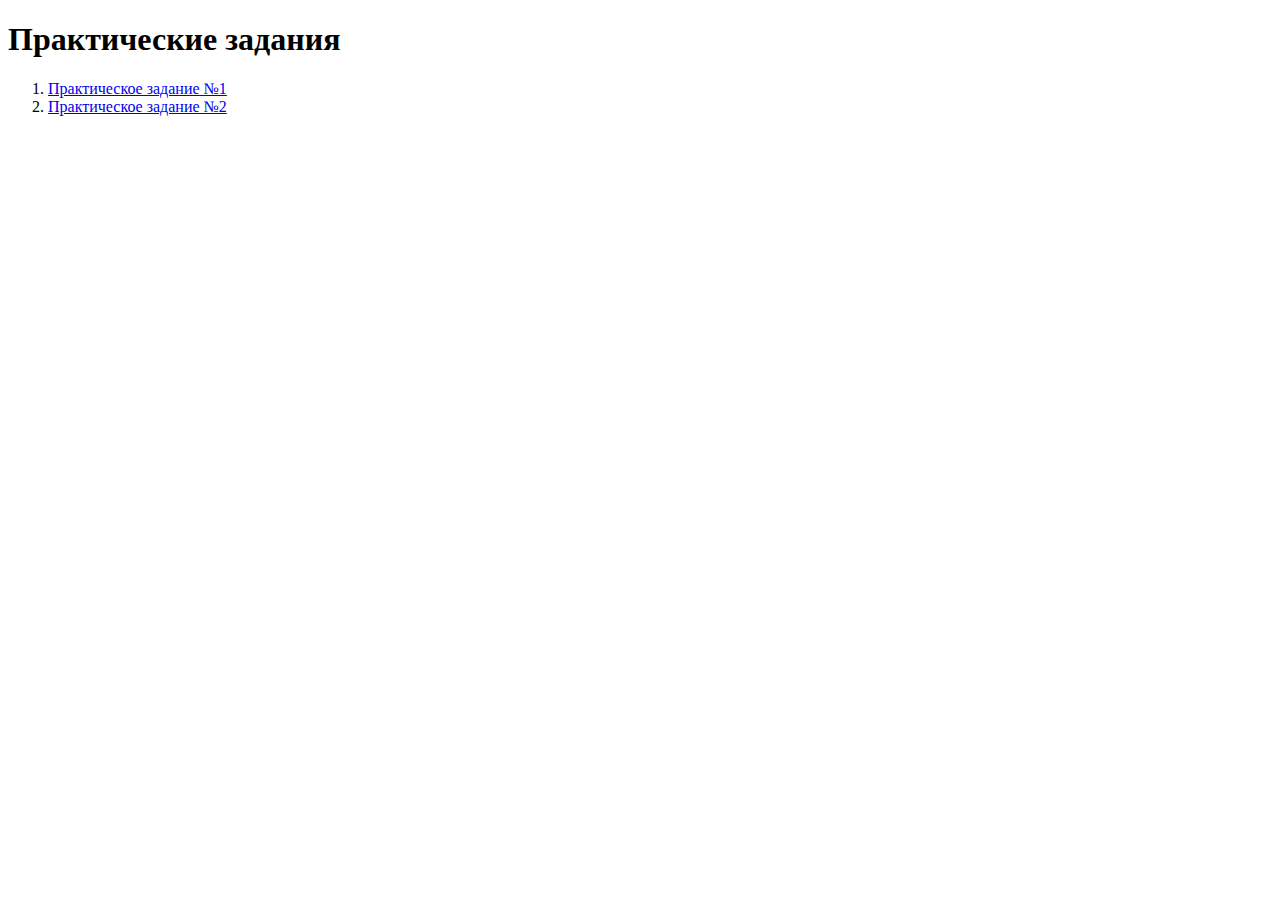
<file: Index.html>
<!DOCTYPE html>
<html lang="en">
<head>
    <meta charset="UTF-8">
    <meta name="viewport" content="width=devise-width, initial-scale=1.0">
    <title>Практические задания</title>
</head>
<body>
    <h1>Практические задания</h1>
    <ol>
        <li><a href="task1.html">Практическое задание №1</a></li>
        <li><a href="task2.html">Практическое задание №2</a></li>
    </ol>
    
</body>
</html>
</file>
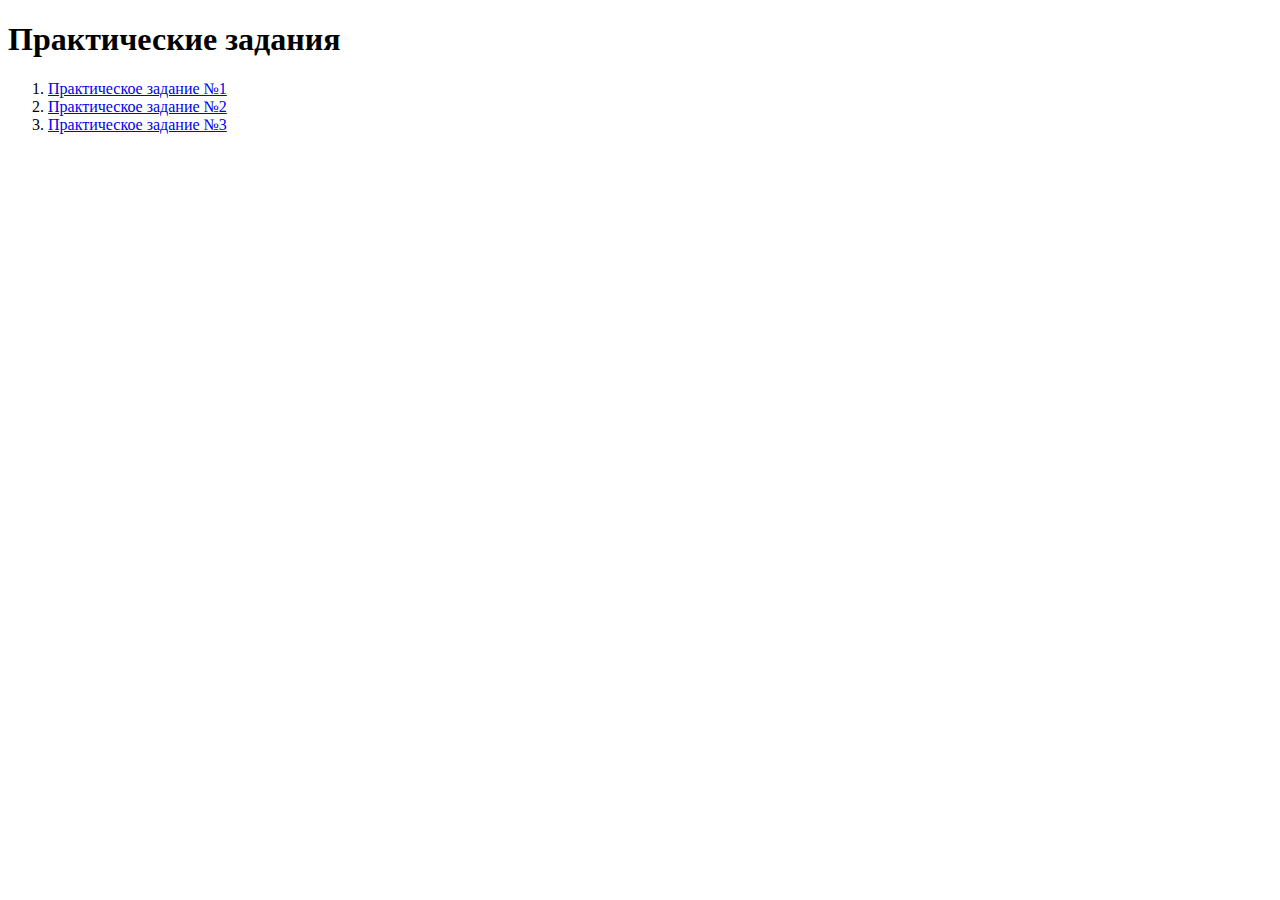
<file: index.html>
<!DOCTYPE html>
<html lang="en">
<head>
    <meta charset="UTF-8">
    <meta name="viewport" content="width=devise-width,initial-skale=1.0">
    <title>Практические задания</title>
</head>
<body>
    <h1>Практические задания</h1> 
    <ol>
        <li><a href="task1.html">Практическое задание №1</a></li>
        <li><a href="task2.html">Практическое задание №2</a></li>
        <li><a href="task3.html">Практическое задание №3</a></li>
    </ol>
    
</body>
</html>
</file>
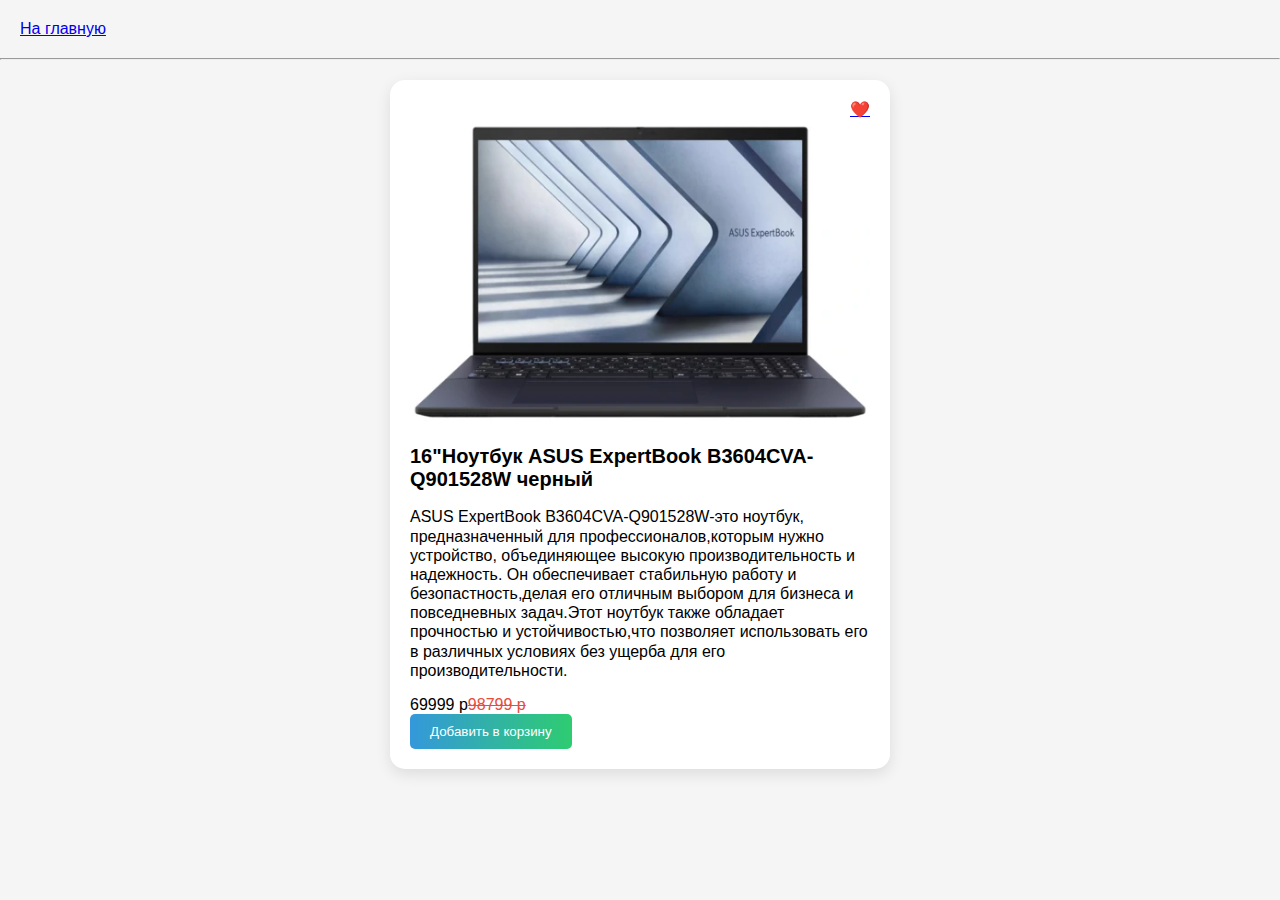
<file: task2.html>
<!DOCTYPE html>
<html lang="en">
<head>
  <meta charset="UTF-8">
  <meta name="viewport"
content="width=device-width,
initial-scale=1.0">
   <title>Document</title>
   <link
rel="stylesheet"href="task2.css">
</head>
<body>
 <a class="back-to-main"
href="Index.html">На главную</a> 
 <hr>
 <div class="card">
   <p class="favorite">
     <a href="#">❤️</a>
     </p>
     <img src="ноутбук.png" alt="">
     <h3>16"Ноутбук ASUS
ExpertBook B3604CVA-Q901528W
черный</h3>
    <p class="info">ASUS 
ExpertBook B3604CVA-Q901528W-это ноутбук,
предназначенный для профессионалов,которым нужно устройство,
объединяющее высокую производительность и надежность.
Он обеспечивает стабильную работу и безопастность,делая его 
отличным выбором для бизнеса и повседневных задач.Этот ноутбук
также обладает прочностью и устойчивостью,что позволяет 
использовать его в различных условиях без ущерба для
его производительности.</p>
     <p class="praice"> 69999 p<span
class="old-price" >98799 p </span></
span></p>
   <button>Добавить в корзину</button>
  </div> 
  
  
</body>
</html>
</file>
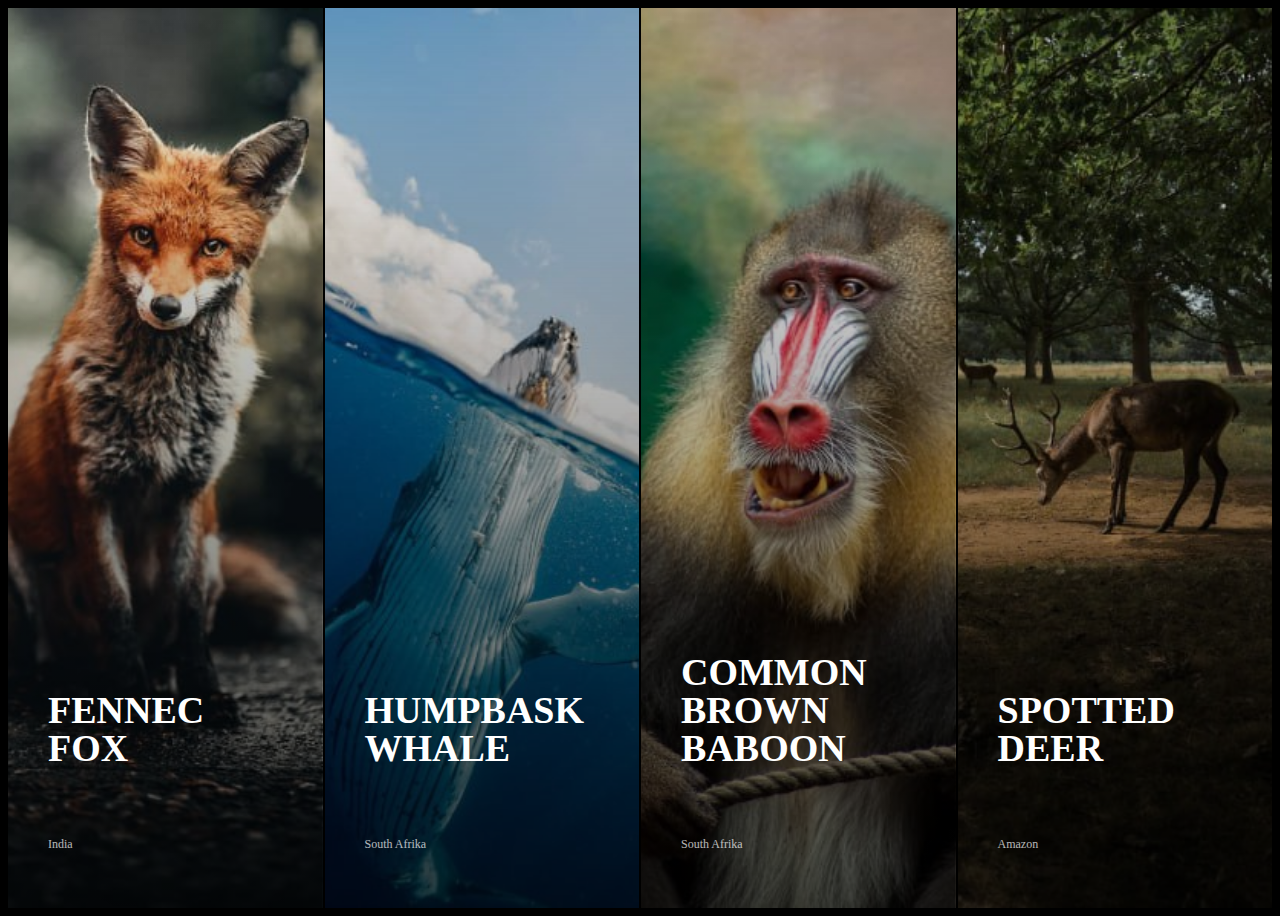
<file: task3.html>
<!DOCTYPE html>
<html lang="en">
<head>
    <meta charset="UTF-8">
    <meta name="viewport" content="width=devise-width, initial-skale=1.0">
    <title>Практическое задание №3</title> 
    <link rel="stylesheet" href="task3.css">
</head>
<body>
    <div class="cards">
        <div class="card card-1">
             <h3>Fennec <br> fox</h3>
             <h4>India</h4>
        </div>
        <div class="card card-2">
            <h3>humpbask <br> whale</h3>
            <h4>south afrika</h4>
        </div>
        <div class="card card-3">
            <h3>common brown <br> baboon</h3>
            <h4>south afrika</h4>
        </div>
        <div class="card card-4">
            <h3>spotted <br> deer</h3>
            <h4>amazon</h4>
             
</body>            
</html>
</file>
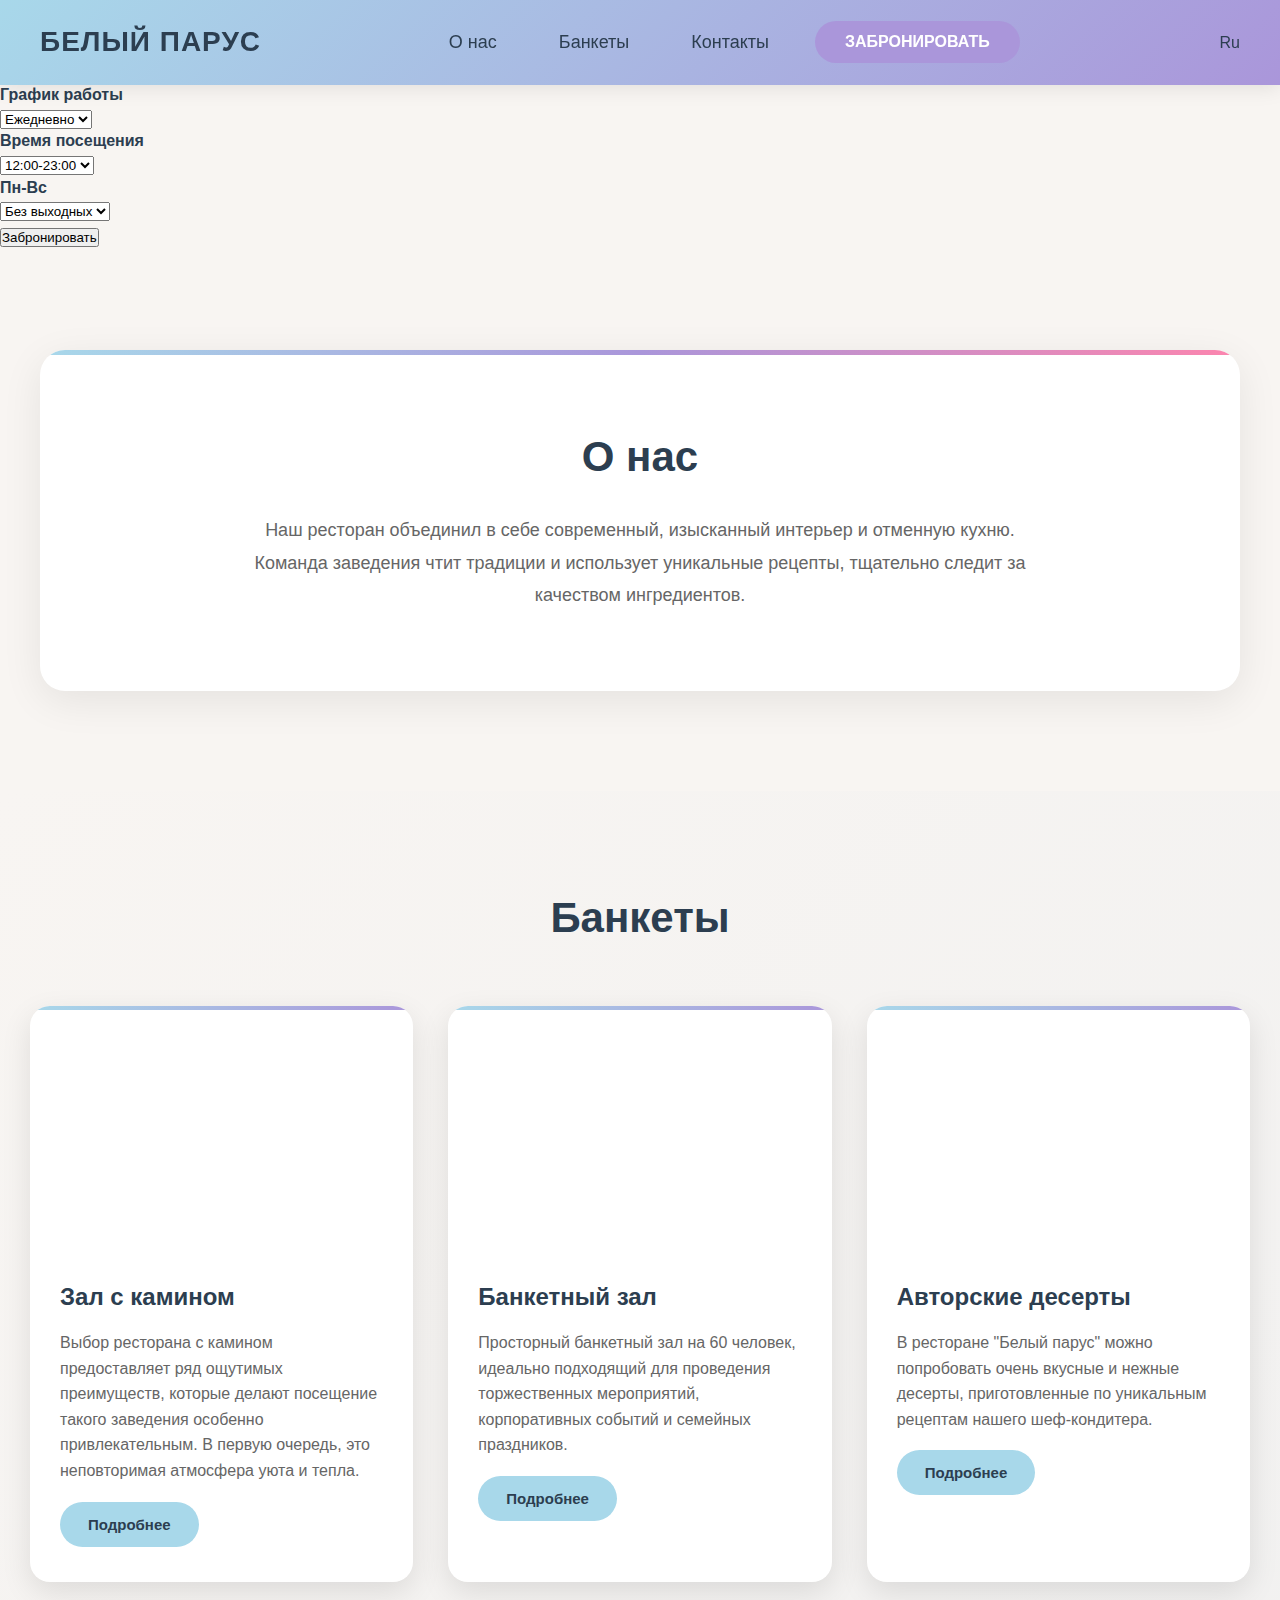
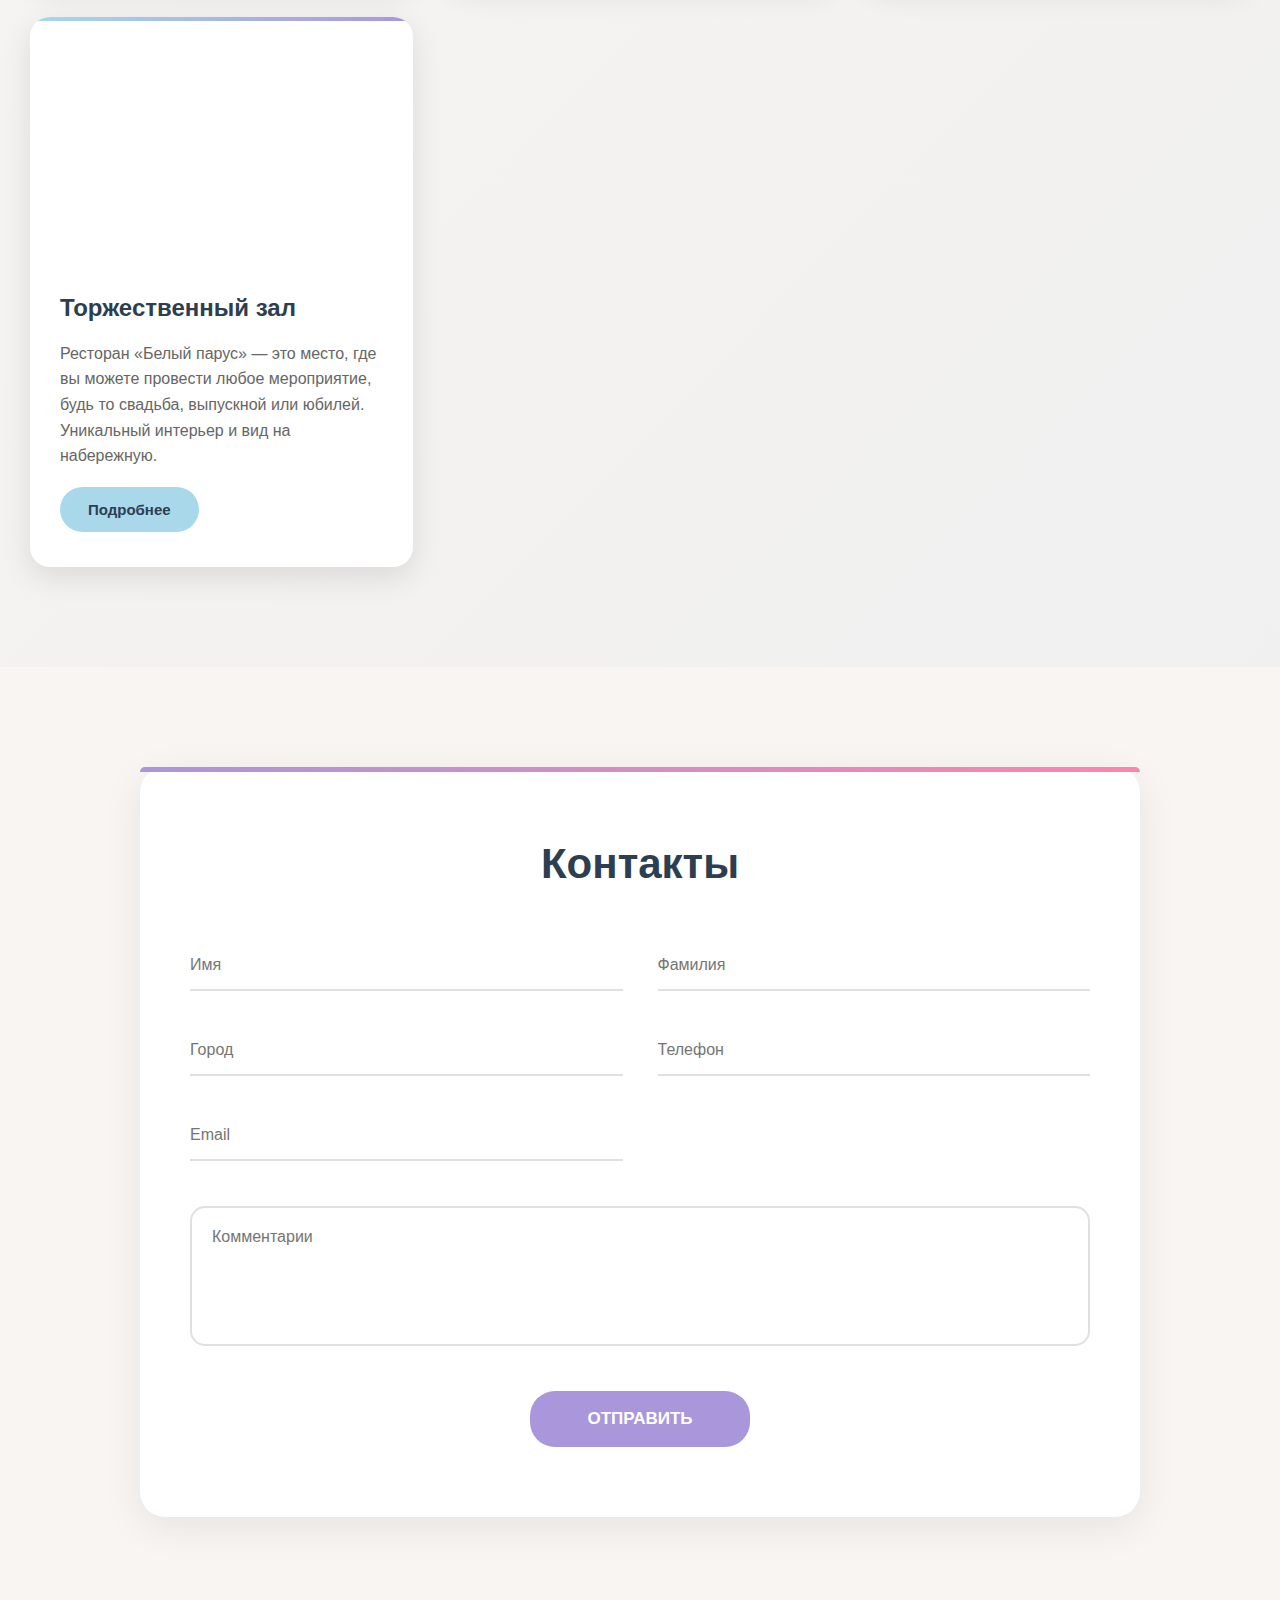
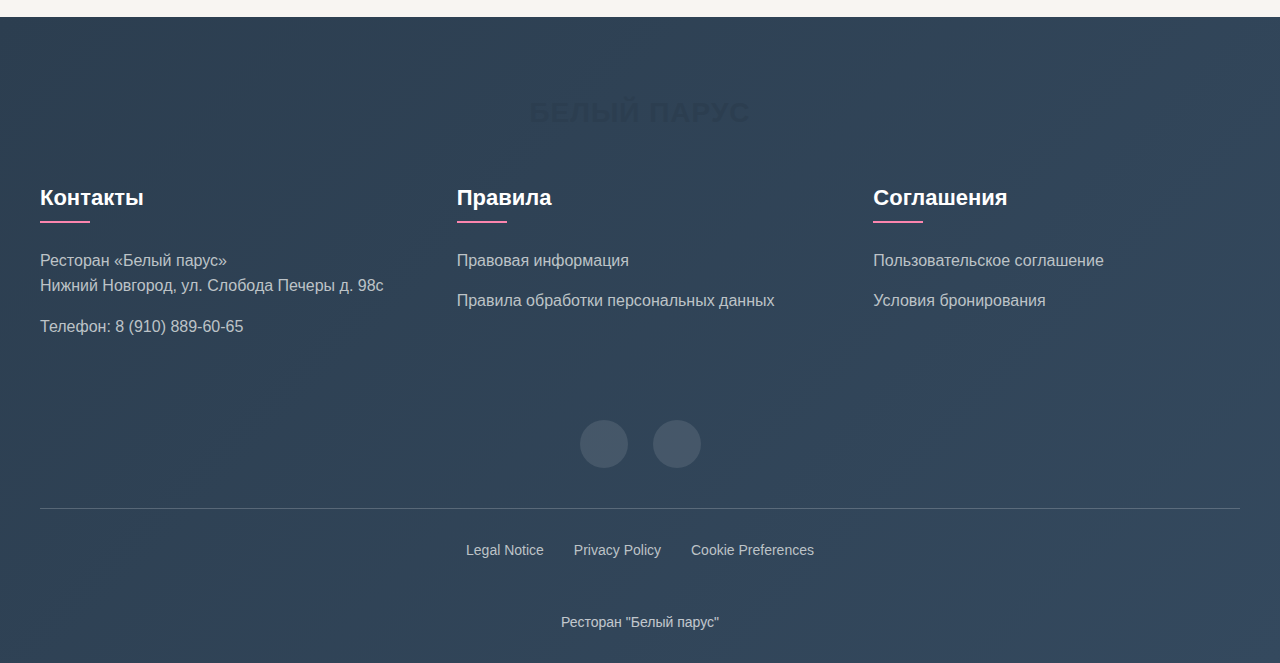
<file: task5.html>
<!DOCTYPE html>
<html lang="ru"> 
<head>
    <meta charset="UTF-8">
    <meta name="viewport" content="width=device-width, initial-scale=1.0">
    <title>Ресторан Белый парус</title> 
    <link rel="stylesheet" href="task5.css">
</head>

<body>
    <header>
        <button class="burger-png">
            <img src="меню.png" alt="Меню" width="40" height="40">
        </button>

        <a href="task5.html" class="logo">Белый парус</a>
        
        <nav>
            <a href="#about-us">О нас</a>
            <a href="#our-events">Банкеты</a>
            <a href="#contact-us">Контакты</a>
            <button>Забронировать</button>
        </nav>
        
        <div class="lang">
            <img src="lang.png" alt="Смена языка" width="20" height="20">   
            <span>Ru</span>
        </div>
    </header>

    <main>
        <section class="hero"> 
            <div class="hero-choose">
                <h4>График работы</h4>
                <select>
                    <option value="">Ежедневно</option> 
                </select>
            </div>

            <div class="hero-choose">
                <h4>Время посещения</h4>
                <select>
                    <option value="">12:00-23:00</option>
                </select>
            </div>

            <div class="hero-choose">
                <h4>Пн-Вс</h4>
                <select>
                    <option value="">Без выходных</option> 
                </select>
            </div>
            <button>Забронировать</button>
        </section>

        <section class="about-us"> 
            <h2 id="about-us">О нас</h2> 
            <p>Наш ресторан объединил в себе современный, изысканный интерьер и отменную кухню. Команда заведения чтит традиции и использует уникальные рецепты, тщательно следит за качеством ингредиентов.</p>
        </section>

        <section class="our-events">
            <h2 id="our-events">Банкеты</h2>
            <div class="events-container">
                <div class="event-card">
                    <img src="poto1.jpg" alt="Зал с камином">
                    <div class="card-body">
                        <h4>Зал с камином</h4>
                        <p>Выбор ресторана с камином предоставляет ряд ощутимых преимуществ, которые делают посещение такого заведения особенно привлекательным. В первую очередь, это неповторимая атмосфера уюта и тепла.</p> 
                        <button>Подробнее</button>
                    </div>
                </div>

                <div class="event-card">
                    <img src="poto2.jpg" alt="Банкетный зал">
                    <div class="card-body">
                        <h4>Банкетный зал</h4>
                        <p>Просторный банкетный зал на 60 человек, идеально подходящий для проведения торжественных мероприятий, корпоративных событий и семейных праздников.</p> 
                        <button>Подробнее</button> 
                    </div>
                </div>

                <div class="event-card">
                    <img src="poto3.jpg" alt="Десерты">
                    <div class="card-body">
                        <h4>Авторские десерты</h4>
                        <p>В ресторане "Белый парус" можно попробовать очень вкусные и нежные десерты, приготовленные по уникальным рецептам нашего шеф-кондитера.</p> 
                        <button>Подробнее</button> 
                    </div>
                </div>

                <div class="event-card">
                    <img src="poto4.jpg" alt="Торжественный зал">
                    <div class="card-body">
                        <h4>Торжественный зал</h4>
                        <p>Ресторан «Белый парус» — это место, где вы можете провести любое мероприятие, будь то свадьба, выпускной или юбилей. Уникальный интерьер и вид на набережную.</p>
                        <button>Подробнее</button> 
                    </div>
                </div>
            </div>
        </section>

        <section class="contact-us">
            <h2 id="contact-us">Контакты</h2>
            <form class="contact-form">
                <div class="contact-form-fields">
                    <input type="text" placeholder="Имя" required>
                    <input type="text" placeholder="Фамилия" required>
                    <input type="text" placeholder="Город" required>
                    <input type="tel" placeholder="Телефон" required> 
                    <input type="email" placeholder="Email" required> 
                </div>
                <textarea required placeholder="Комментарии"></textarea> 
                <button type="submit">Отправить</button> 
            </form>
        </section>
    </main>

    <footer class="footer">
        <div class="footer-body">
            <h3><a href="task5.html" class="logo">Белый парус</a></h3> 
            
            <div class="footer-body-links">
                <div>
                    <h4>Контакты</h4>
                    <ul>
                        <li><a href="#">Ресторан «Белый парус»<br>Нижний Новгород, ул. Слобода Печеры д. 98с</a></li> 
                        <li><a href="tel:+79108896065">Телефон: 8 (910) 889-60-65</a></li> 
                    </ul>
                </div>
                
                <div>
                    <h4>Правила</h4>
                    <ul>
                        <li><a href="#">Правовая информация</a></li>
                        <li><a href="#">Правила обработки персональных данных</a></li>
                    </ul>
                </div>
                
                <div>
                    <h4>Соглашения</h4>
                    <ul>
                        <li><a href="#">Пользовательское соглашение</a></li> 
                        <li><a href="#">Условия бронирования</a></li>
                    </ul>
                </div>
            </div>
            
            <div class="footer-social-media">
                <a href="#"><img src="facebook.png" alt="Facebook" width="24" height="24"></a>
                <a href="#"><img src="instagram.png" alt="Instagram" width="24" height="24"></a>
            </div>
            
            <div class="footer-policy">
                <a href="#">Legal Notice</a>
                <a href="#">Privacy Policy</a>
                <a href="#">Cookie Preferences</a>
            </div>
            
            <p class="rights">
                Ресторан "Белый парус"
            </p>
        </div>
    </footer>
</body>
</html>
</file>
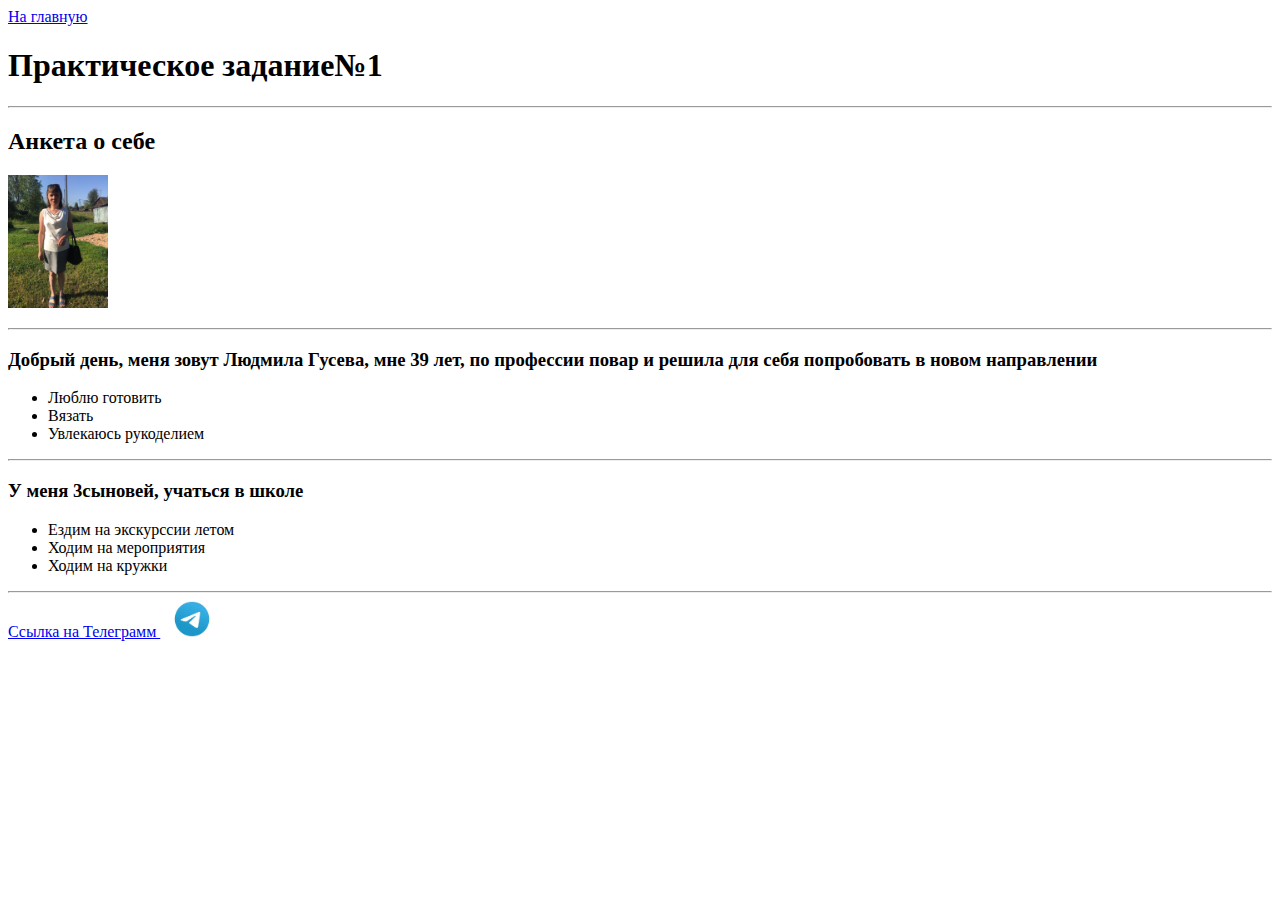
<file: taskl/taskl.html>
<!DOCTYPE html>
<html lang="en"> 
<head>
     <meta charset="UTF-8">
     <meta name="viewport"
content="width=devise-width,
initial-scale=1.0">
    <title>Document</title>
</head>
<body>
    <a href="../index.html">На 
главную</a>

    <h1>Практическое задание№1</h1>
    <hr>
    <h2>Анкета о себе</h2>
    <img width="100"src="img.jpg" alt="Изображение">
    
    <p></p>
    <hr>
    <h3>Добрый день, меня зовут Людмила Гусева,
         мне 39 лет, по профессии повар и решила для себя попробовать в новом направлении</h3>
    <ul>
        <li>Люблю готовить</li>
        <li>Вязать</li>
        <li>Увлекаюсь рукоделием</li>
    </ul>
        <hr>
    <h3>У меня 3сыновей, учаться в школе</h3>    
    <ul>   
       <li>Ездим на экскурссии летом</li>
       <li>Ходим на мероприятия</li>
       <li>Ходим на кружки</li>
    </ul>
    <hr>
    

    <a href="@Ioann508">Ссылка на Телеграмм
        <img src="OIP.webp" alt="Ссылка на Телеграмм "width="64">
    </a>
</body>

</html>
</file>
<file: task2.css>
*{
    font-family: Arial;
    margin: 0;
    padding: 0;
    box-sizing: border-box;
}

.back-to-main{
    display: block;
    margin: 20px;
    width: max-content;
}

body{
    background: #f5f5f5;
}


.card{
    max-width: 500px;
    width: 100%;
    background: white;
    margin: 20px auto;
    padding: 20px;
    border-radius: 15px;
    box-shadow: 0px 5px 15px rgba(0,0,0,  .1);
    transition: 0.3s;
}

.card  .hover{
    transform: scale(1.02);
}


.card  .favorite {
    text-align: right ;
}

.card img{
    width: 100%;
}


.card h3{
    margin: 16px 0px;
    font-size: 20px;
}

.card  .info{
    line-height:  1.2;
    margin: 16px 0px;
}

.card  .price{
    color: #2c3e50;
    font-weight: bold;
    font-size: 24px;
}

.card .old-price{
    color: #e74c3c;
    text-decoration: line-through;
    font-size: 16px;
}

.card button{
    background: linear-gradient(to right,#3498db, #2ecc71);
    color: white;
    border: none;
    padding: 10px 20px;
    border-radius: 5px;
    cursor: pointer;
} 

.card button:hover{
    filter: brightness(0.8);
}
</file>
<file: task3.css>
╕@import url('https://fonts.googleapis.com/css2?family=Poppins:ital,wght@0,100;0,200;0,300;0,400;0,500;0,600;0,700;0,800;0,900;1,100;1,200;1,300;1,400;1,500;1,600;1,700;1,800;1,900&display=swap');

*{
    margin: 0;
    padding: 0;
    box-sizing: border-box;
    font-family: "Poppins",sans-serif;
}

body{
    min-height: 100vh;
    background-color: black;
    color: white;
}

.cards{
    display: flex;
    height: 100vh;
    gap: 2px;
    overflow: hidden;

}


.card-1 {
    background: linear-gradient(rgba(0, 0, 0, 0), rgba(0, 0, 0, 0.7)), url(x.jpg);
}

.card-2 {
    background: linear-gradient(rgba(0, 0, 0, 0), rgba(0, 0, 0, 0.7)), url(_x-1.jpg);
}

.card-3{
    background: linear-gradient(rgba(0, 0, 0, 0), rgba(0, 0, 0, 0.7)), url(x-2.jpg);
}

.card-4{
    background: linear-gradient(rgba(0, 0, 0, 0), rgba(0, 0, 0, 0.7)), url(_x-3.jpg);
}

.card{
    padding: 40px;
    display: flex;
    flex-direction: column;
    justify-content: end;
    flex: 1;
    gap: 16px;
    background-size: cover;
    background-position: center;
    transition: 0.3s;
}

.card:hover{
    transform: scale(105%);
    z-index: 1;
    position: relative;
}

h3 {
    font-size: 38px;
    text-transform: uppercase;
    line-height: 38px;
}

h4{
    font-size: 12px;
    text-transform: capitalize;
    opacity: 0.7; 
    font-weight: normal;   
}
</file>
<file: task5.css>
/* Reset and base styles */
* {
    box-sizing: border-box;
    margin: 0;
    padding: 0;
}

html {
    scroll-behavior: smooth;
}

body {
    font-family: "Calibri Light", "Calibri", "Tahoma", sans-serif;
    background-color: #f8f5f2;
    color: #5a5a5a;
    line-height: 1.6;
    overflow-x: hidden;
}

/* Typography */
h1, h2, h3, h4, h5, h6 {
    font-weight: 700;
    line-height: 1.3;
    color: #2c3e50;
}

p {
    margin-bottom: 1rem;
}

a {
    text-decoration: none;
    color: inherit;
    transition: all 0.3s ease;
}

/* Header */
header {
    max-width: 1400px;
    margin: 0 auto;
    padding: 20px 40px;
    display: flex;
    align-items: center;
    justify-content: space-between;
    background: linear-gradient(135deg, #a8d8ea 0%, #aa96da 100%);
    box-shadow: 0 2px 20px rgba(0,0,0,0.1);
    position: sticky;
    top: 0;
    z-index: 1000;
}

.logo {
    font-size: 28px;
    text-transform: uppercase;
    font-weight: 700;
    color: #2c3e50;
    letter-spacing: 1px;
}

nav {
    display: flex;
    align-items: center;
    gap: 30px;
}

nav a {
    color: #2c3e50;
    font-size: 18px;
    font-weight: 500;
    padding: 8px 16px;
    border-radius: 20px;
    position: relative;
}

nav a:hover {
    color: #aa96da;
    background: rgba(255,255,255,0.3);
}

nav a::after {
    content: '';
    position: absolute;
    bottom: -5px;
    left: 50%;
    width: 0;
    height: 2px;
    background: #aa96da;
    transition: all 0.3s ease;
    transform: translateX(-50%);
}

nav a:hover::after {
    width: 80%;
}

header button {
    background: #aa96da;
    color: white;
    border: none;
    text-transform: uppercase;
    padding: 12px 30px;
    font-size: 16px;
    cursor: pointer;
    border-radius: 25px;
    transition: all 0.3s;
    font-weight: 600;
}

header button:hover {
    background: #9a86d0;
    transform: translateY(-2px);
    box-shadow: 0 4px 12px rgba(170,150,218,0.3);
}

.lang {
    display: flex;
    align-items: center;
    gap: 8px;
    color: #2c3e50;
    font-weight: 500;
}

.burger-png {
    background: transparent;
    padding: 8px;
    display: none;
    border: none;
    border-radius: 8px;
    transition: background 0.3s;
    cursor: pointer;
}

.burger-png:hover {
    background: rgba(255,255,255,0.3);
}

/* Main Hero Section */
.main-hero {
    height: 100vh;
    min-height: 600px;
    background: 
        linear-gradient(rgba(0,0,0,0.4), rgba(0,0,0,0.4)),
        url('..hero.webp') center/cover;
    display: flex;
    align-items: center;
    justify-content: center;
    text-align: center;
    color: white;
    padding: 0 20px;
    position: relative;
}

.hero-content h1 {
    font-size: 64px;
    margin-bottom: 20px;
    color: white;
    text-shadow: 2px 2px 8px rgba(0,0,0,0.7);
    font-weight: 700;
    letter-spacing: 1px;
    animation: fadeInUp 1s ease;
}

.hero-content p {
    font-size: 24px;
    margin-bottom: 40px;
    text-shadow: 1px 1px 4px rgba(0,0,0,0.7);
    max-width: 600px;
    line-height: 1.6;
    animation: fadeInUp 1s ease 0.2s both;
}

.hero-buttons {
    display: flex;
    gap: 20px;
    justify-content: center;
    flex-wrap: wrap;
    animation: fadeInUp 1s ease 0.4s both;
}

.btn-primary {
    background: #fc85ae;
    color: white;
    border: none;
    padding: 18px 45px;
    font-size: 18px;
    border-radius: 30px;
    cursor: pointer;
    transition: all 0.3s;
    text-transform: uppercase;
    font-weight: 600;
    box-shadow: 0 4px 15px rgba(252, 133, 174, 0.3);
}

.btn-primary:hover {
    background: #fb6ba2;
    transform: translateY(-3px);
    box-shadow: 0 8px 25px rgba(252, 133, 174, 0.5);
}

.btn-secondary {
    background: transparent;
    color: white;
    border: 2px solid white;
    padding: 18px 45px;
    font-size: 18px;
    border-radius: 30px;
    cursor: pointer;
    transition: all 0.3s;
    text-transform: uppercase;
    font-weight: 600;
}

.btn-secondary:hover {
    background: white;
    color: #2c3e50;
    transform: translateY(-3px);
}

/* About Us Section */
.about-us {
    max-width: 1200px;
    margin: 100px auto;
    padding: 80px 40px;
    text-align: center;
    background: white;
    border-radius: 25px;
    box-shadow: 0 10px 40px rgba(0,0,0,0.08);
    position: relative;
    overflow: hidden;
}

.about-us::before {
    content: '';
    position: absolute;
    top: 0;
    left: 0;
    right: 0;
    height: 5px;
    background: linear-gradient(90deg, #a8d8ea, #aa96da, #fc85ae);
}

.about-us h2 {
    font-size: 42px;
    margin-bottom: 30px;
    color: #2c3e50;
}

.about-us p {
    font-size: 18px;
    color: #666;
    max-width: 800px;
    margin: 0 auto;
    line-height: 1.8;
}

/* Events Section */
.our-events {
    padding: 100px 30px;
    background: linear-gradient(135deg, #f8f5f2 0%, #f0f0f0 100%);
    text-align: center;
}

.our-events h2 {
    font-size: 42px;
    margin-bottom: 60px;
    color: #2c3e50;
}

.events-container {
    display: grid;
    grid-template-columns: repeat(auto-fit, minmax(320px, 1fr));
    max-width: 1300px;
    margin: 0 auto;
    gap: 35px;
}

.event-card {
    background: white;
    border-radius: 20px;
    overflow: hidden;
    box-shadow: 0 10px 30px rgba(0,0,0,0.1);
    transition: all 0.4s ease;
    position: relative;
}

.event-card::before {
    content: '';
    position: absolute;
    top: 0;
    left: 0;
    right: 0;
    height: 4px;
    background: linear-gradient(90deg, #a8d8ea, #aa96da);
    z-index: 1;
}

.event-card:hover {
    transform: translateY(-12px);
    box-shadow: 0 20px 40px rgba(0,0,0,0.15);
}

.event-card img {
    width: 100%;
    height: 240px;
    object-fit: cover;
    display: block;
    transition: transform 0.4s ease;
}

.event-card:hover img {
    transform: scale(1.05);
}

.card-body {
    padding: 35px 30px;
    text-align: left;
    display: flex;
    flex-direction: column;
    gap: 18px;
}

.card-body h4 {
    font-size: 24px;
    font-weight: 700;
    color: #2c3e50;
    margin: 0;
}

.card-body p {
    color: #666;
    line-height: 1.6;
    margin: 0;
    font-size: 16px;
}

.event-card button {
    background: #a8d8ea;
    color: #2c3e50;
    border: none;
    padding: 14px 28px;
    border-radius: 25px;
    cursor: pointer;
    font-weight: 600;
    transition: all 0.3s;
    align-self: flex-start;
    font-size: 15px;
}

.event-card button:hover {
    background: #97cfe0;
    transform: translateY(-2px);
    box-shadow: 0 4px 12px rgba(168,216,234,0.3);
}

/* Schedule Section */
.schedule-section {
    max-width: 1000px;
    margin: 100px auto;
    padding: 70px 50px;
    background: white;
    border-radius: 25px;
    box-shadow: 0 10px 40px rgba(0,0,0,0.08);
    text-align: center;
    position: relative;
}

.schedule-section::before {
    content: '';
    position: absolute;
    top: 0;
    left: 0;
    right: 0;
    height: 5px;
    background: linear-gradient(90deg, #fc85ae, #aa96da);
    border-radius: 25px 25px 0 0;
}

.schedule-section h2 {
    font-size: 42px;
    margin-bottom: 50px;
    color: #2c3e50;
}

.schedule-container {
    display: grid;
    grid-template-columns: repeat(auto-fit, minmax(280px, 1fr));
    gap: 35px;
    margin-top: 40px;
}

.schedule-item {
    padding: 40px 25px;
    background: linear-gradient(135deg, #a8d8ea 0%, #aa96da 100%);
    border-radius: 20px;
    color: white;
    transition: all 0.3s ease;
    box-shadow: 0 8px 25px rgba(170,150,218,0.2);
}

.schedule-item:hover {
    transform: translateY(-8px);
    box-shadow: 0 15px 35px rgba(170,150,218,0.3);
}

.schedule-item h4 {
    font-size: 22px;
    margin-bottom: 20px;
    font-weight: 600;
}

.schedule-item p {
    font-size: 28px;
    font-weight: 700;
    margin: 0;
}

/* Contact Section */
.contact-us {
    max-width: 1000px;
    margin: 100px auto;
    padding: 70px 50px;
    background: white;
    border-radius: 25px;
    box-shadow: 0 10px 40px rgba(0,0,0,0.08);
    position: relative;
}

.contact-us::before {
    content: '';
    position: absolute;
    top: 0;
    left: 0;
    right: 0;
    height: 5px;
    background: linear-gradient(90deg, #aa96da, #fc85ae);
    border-radius: 25px 25px 0 0;
}

.contact-us h2 {
    font-size: 42px;
    margin-bottom: 50px;
    color: #2c3e50;
    text-align: center;
}

.contact-form {
    display: flex;
    flex-direction: column;
    gap: 45px;
}

.contact-form-fields {
    display: grid;
    grid-template-columns: repeat(2, 1fr);
    gap: 35px;
}

.contact-form-fields input {
    border: none;
    border-bottom: 2px solid #e0e0e0;
    padding: 15px 0;
    outline: none;
    font-size: 16px;
    background: transparent;
    transition: all 0.3s ease;
    font-family: inherit;
}

.contact-form-fields input:focus {
    border-bottom-color: #aa96da;
    box-shadow: 0 2px 0 #aa96da;
}

.contact-form textarea {
    resize: none;
    height: 140px;
    border: 2px solid #e0e0e0;
    outline: none;
    padding: 20px;
    font-size: 16px;
    font-family: inherit;
    border-radius: 15px;
    transition: all 0.3s ease;
}

.contact-form textarea:focus {
    border-color: #aa96da;
    box-shadow: 0 0 0 3px rgba(170,150,218,0.1);
}

.contact-form button {
    width: 220px;
    display: flex;
    margin: 0 auto;
    justify-content: center;
    background: #aa96da;
    padding: 18px;
    font-size: 17px;
    border-radius: 25px;
    transition: all 0.3s;
    border: none;
    color: white;
    font-weight: 600;
    text-transform: uppercase;
    cursor: pointer;
}

.contact-form button:hover {
    background: #9a86d0;
    transform: translateY(-3px);
    box-shadow: 0 8px 20px rgba(170,150,218,0.3);
}

/* Footer */
.footer {
    background: linear-gradient(135deg, #2c3e50 0%, #34495e 100%);
    padding: 70px 30px 30px;
    color: white;
    margin-top: 100px;
}

.footer-body {
    max-width: 1200px;
    margin: 0 auto;
}

.footer-body h3 {
    font-size: 36px;
    text-align: center;
    text-transform: uppercase;
    font-weight: 700;
    margin: 0 0 50px 0;
    color: white;
}

.footer-body-links {
    display: grid;
    grid-template-columns: repeat(auto-fit, minmax(280px, 1fr));
    gap: 50px;
    padding: 0 0 40px 0;
}

.footer-body-links ul {
    display: flex;
    flex-direction: column;
    gap: 15px;
    list-style: none;
    padding: 0;
    margin: 0;
}

.footer-body-links a {
    font-weight: 300;
    color: #bdc3c7;
    transition: color 0.3s;
    line-height: 1.5;
}

.footer-body-links a:hover {
    color: white;
    transform: translateX(5px);
}

.footer-body-links h4 {
    margin-bottom: 25px;
    font-weight: 600;
    font-size: 22px;
    color: white;
    position: relative;
    padding-bottom: 10px;
}

.footer-body-links h4::after {
    content: '';
    position: absolute;
    bottom: 0;
    left: 0;
    width: 50px;
    height: 2px;
    background: #fc85ae;
}

.footer-social-media {
    display: flex;
    align-items: center;
    gap: 25px;
    margin: 40px 0;
    justify-content: center;
}

.footer-social-media a {
    display: flex;
    padding: 12px;
    background: rgba(255,255,255,0.1);
    border-radius: 50%;
    transition: all 0.3s ease;
}

.footer-social-media a:hover {
    background: rgba(255,255,255,0.2);
    transform: translateY(-3px);
}

.footer-policy {
    display: flex;
    justify-content: center;
    align-items: center;
    gap: 30px;
    border-top: 1px solid rgba(255,255,255,0.2);
    padding: 30px 0;
    flex-wrap: wrap;
}

.footer-policy a {
    color: #bdc3c7;
    font-weight: 300;
    font-size: 14px;
    transition: color 0.3s;
}

.footer-policy a:hover {
    color: white;
}

.rights {
    font-weight: 300;
    opacity: 0.7;
    color: white;
    text-align: center;
    margin: 20px 0 0 0;
    font-size: 14px;
}

/* Animations */
@keyframes fadeInUp {
    from {
        opacity: 0;
        transform: translateY(30px);
    }
    to {
        opacity: 1;
        transform: translateY(0);
    }
}

@keyframes fadeIn {
    from {
        opacity: 0;
    }
    to {
        opacity: 1;
    }
}

/* Utility Classes */
.text-center {
    text-align: center;
}

.mb-20 {
    margin-bottom: 20px;
}

.mt-20 {
    margin-top: 20px;
}

.container {
    max-width: 1200px;
    margin: 0 auto;
    padding: 0 20px;
}

/* Responsive Design */
@media screen and (max-width: 1200px) {
    .hero-content h1 {
        font-size: 54px;
    }
    
    .events-container {
        grid-template-columns: repeat(auto-fit, minmax(300px, 1fr));
    }
}

@media screen and (max-width: 992px) {
    .burger-png {
        display: block;
    }
    
    nav {
        display: none;
    }
    
    header {
        padding: 15px 20px;
    }
    
    .hero-content h1 {
        font-size: 44px;
    }
    
    .hero-content p {
        font-size: 20px;
    }
    
    .contact-form-fields {
        grid-template-columns: 1fr;
        gap: 25px;
    }
}

@media screen and (max-width: 768px) {
    .main-hero {
        height: 80vh;
        min-height: 500px;
    }
    
    .hero-content h1 {
        font-size: 36px;
    }
    
    .hero-content p {
        font-size: 18px;
    }
    
    .hero-buttons {
        flex-direction: column;
        align-items: center;
    }
    
    .btn-primary, .btn-secondary {
        width: 250px;
        padding: 16px 35px;
    }
    
    .about-us, .schedule-section, .contact-us {
        margin: 60px 20px;
        padding: 50px 30px;
    }
    
    h2 {
        font-size: 32px;
    }
    
    .footer-body-links {
        grid-template-columns: 1fr;
        gap: 35px;
    }
}

@media screen and (max-width: 576px) {
    .main-hero {
        height: 70vh;
        min-height: 400px;
    }
    
    .hero-content h1 {
        font-size: 28px;
    }
    
    .hero-content p {
        font-size: 16px;
    }
    
    .about-us, .schedule-section, .contact-us {
        padding: 40px 25px;
        margin: 40px 15px;
    }
    
    .events-container {
        grid-template-columns: 1fr;
        gap: 25px;
    }
    
    .card-body {
        padding: 25px 20px;
    }
    
    .schedule-container {
        grid-template-columns: 1fr;
    }
    
    .footer {
        padding: 50px 20px 20px;
    }
    
    .footer-body h3 {
        font-size: 28px;
    }
    
    .footer-policy {
        flex-direction: column;
        gap: 15px;
        text-align: center;
    }
}

@media screen and (max-width: 400px) {
    .logo {
        font-size: 20px;
    }
    
    .hero-content h1 {
        font-size: 24px;
    }
    
    .btn-primary, .btn-secondary {
        width: 220px;
        padding: 14px 30px;
        font-size: 16px;
    }
    
    .event-card img {
        height: 200px;
    }
}

/* Loading animation for images */
img {
    opacity: 0;
    animation: fadeIn 0.5s ease forwards;
}

/* Smooth scrolling for anchor links */
html {
    scroll-padding-top: 80px;
}

/* Focus styles for accessibility */
button:focus,
a:focus,
input:focus,
textarea:focus,
select:focus {
    outline: 2px solid #aa96da;
    outline-offset: 2px;
}

/* Selection styles */
::selection {
    background: #a8d8ea;
    color: #2c3e50;
}

::-moz-selection {
    background: #a8d8ea;
    color: #2c3e50;
}
</file>
